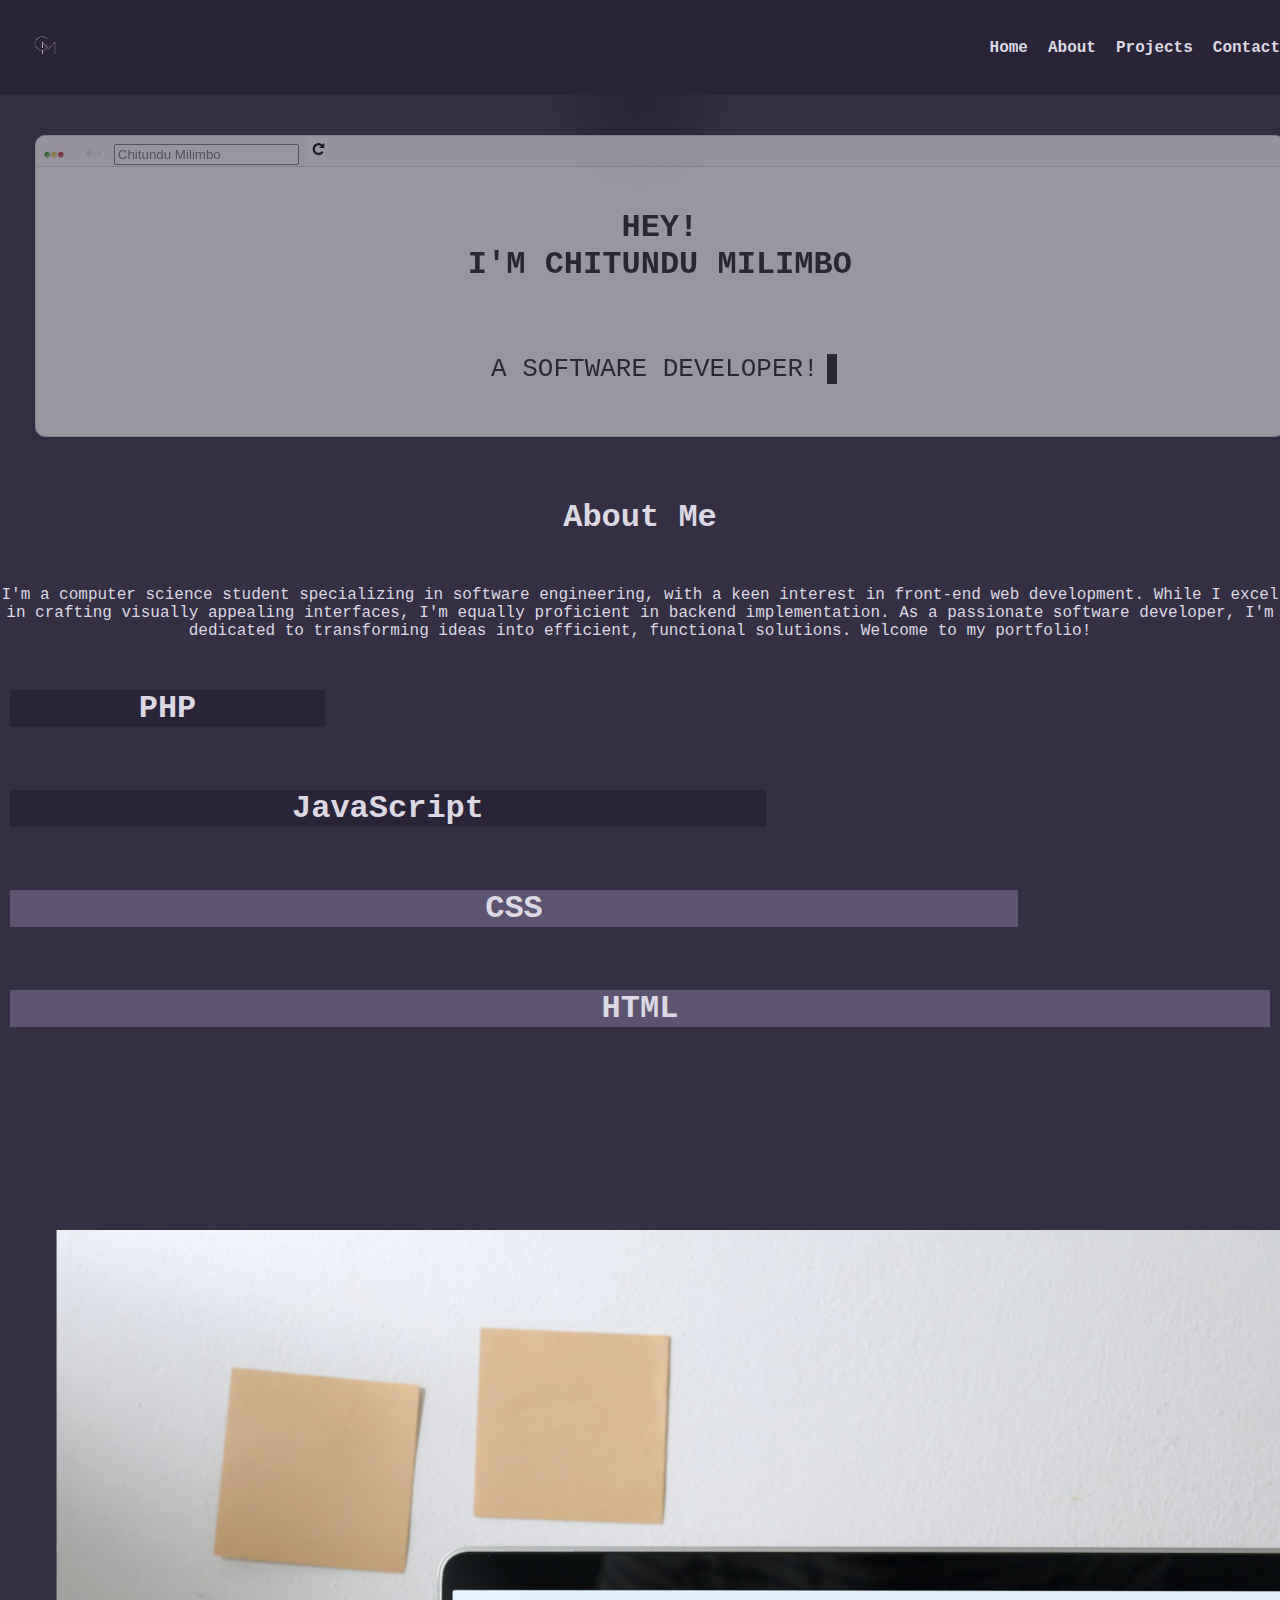
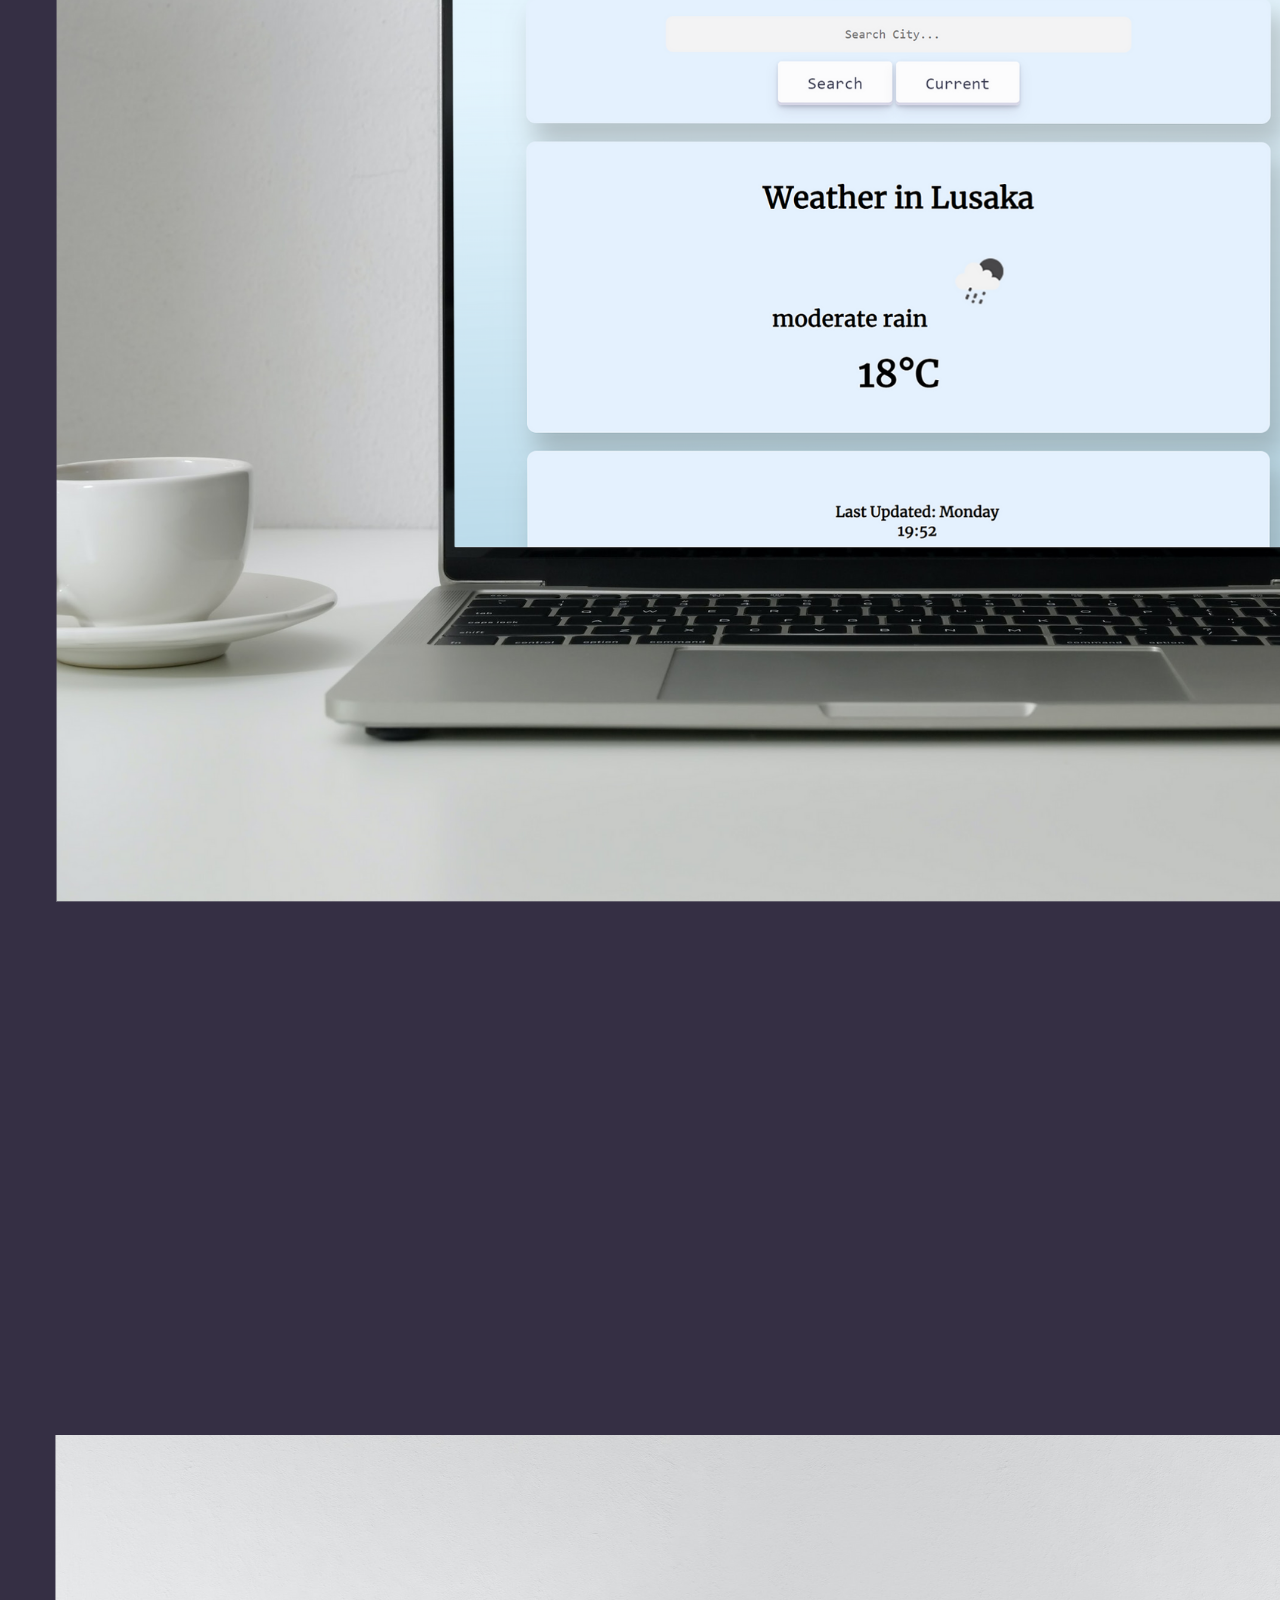
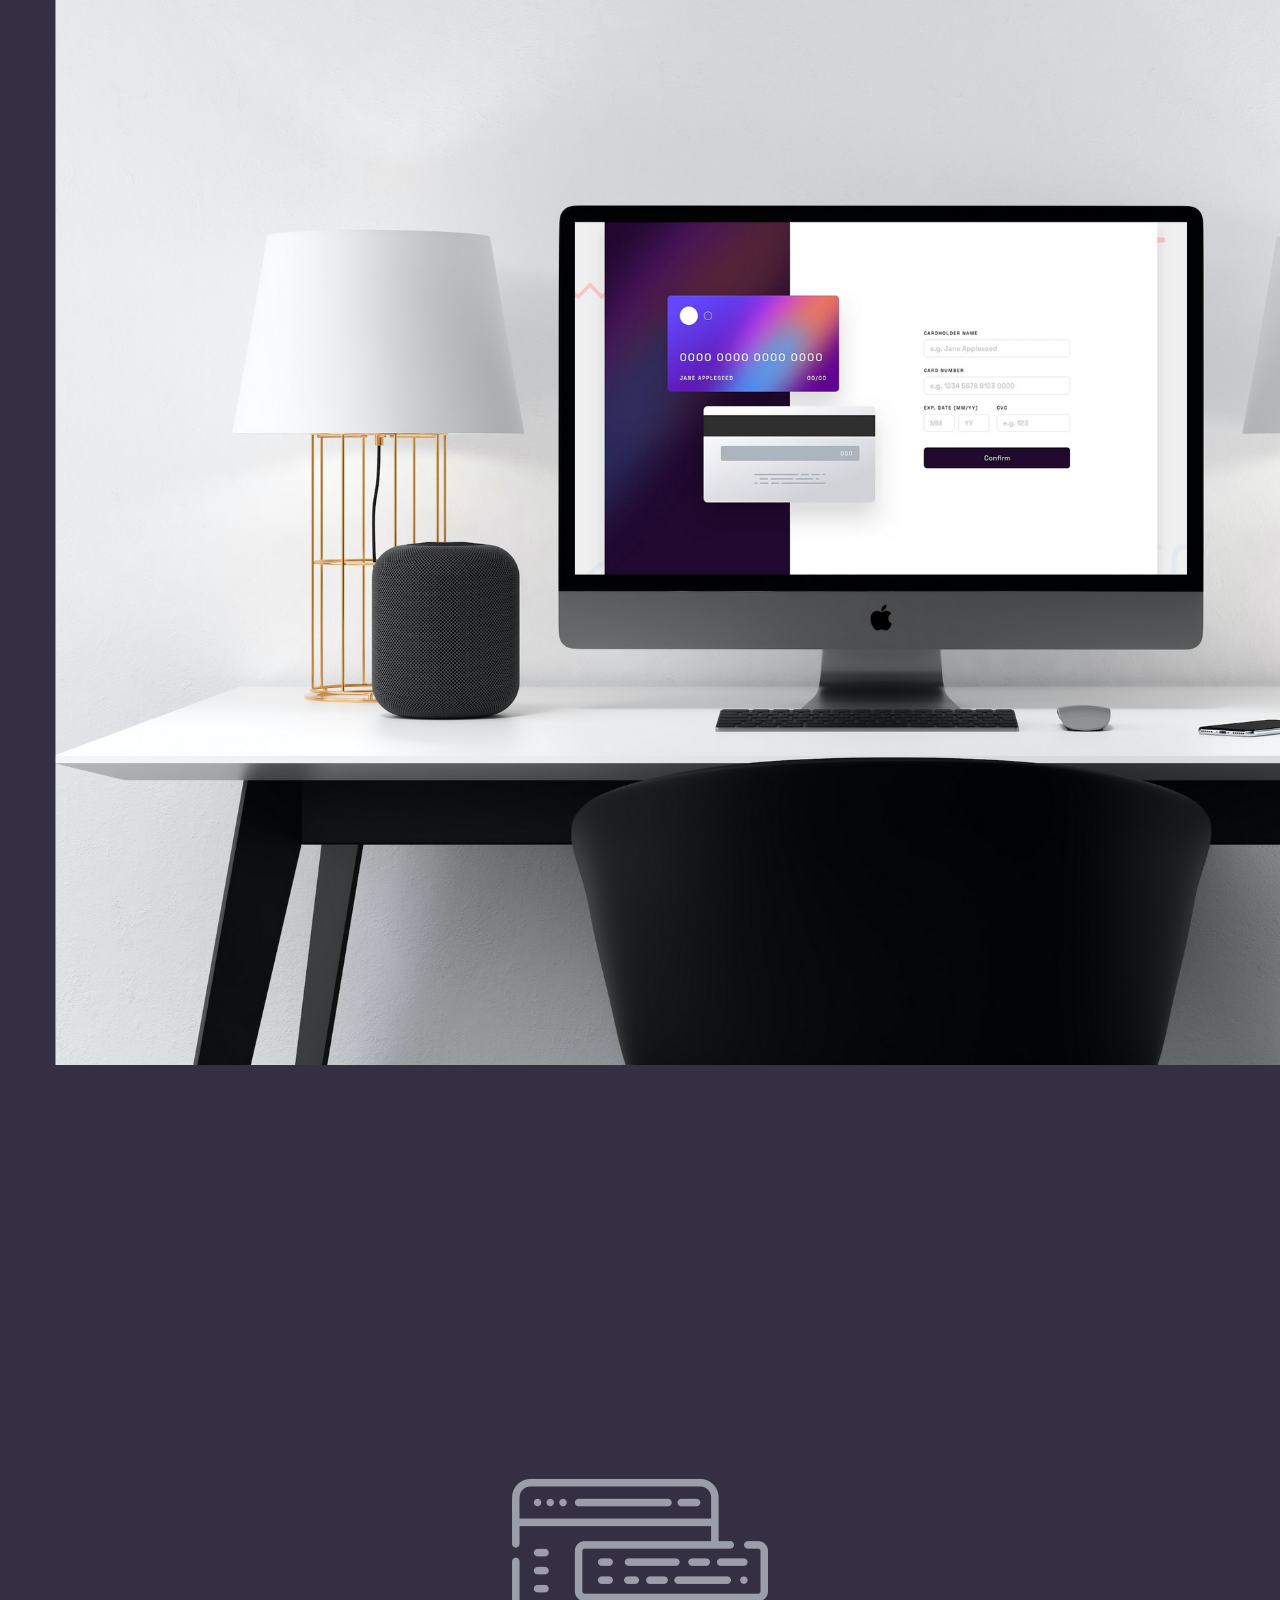
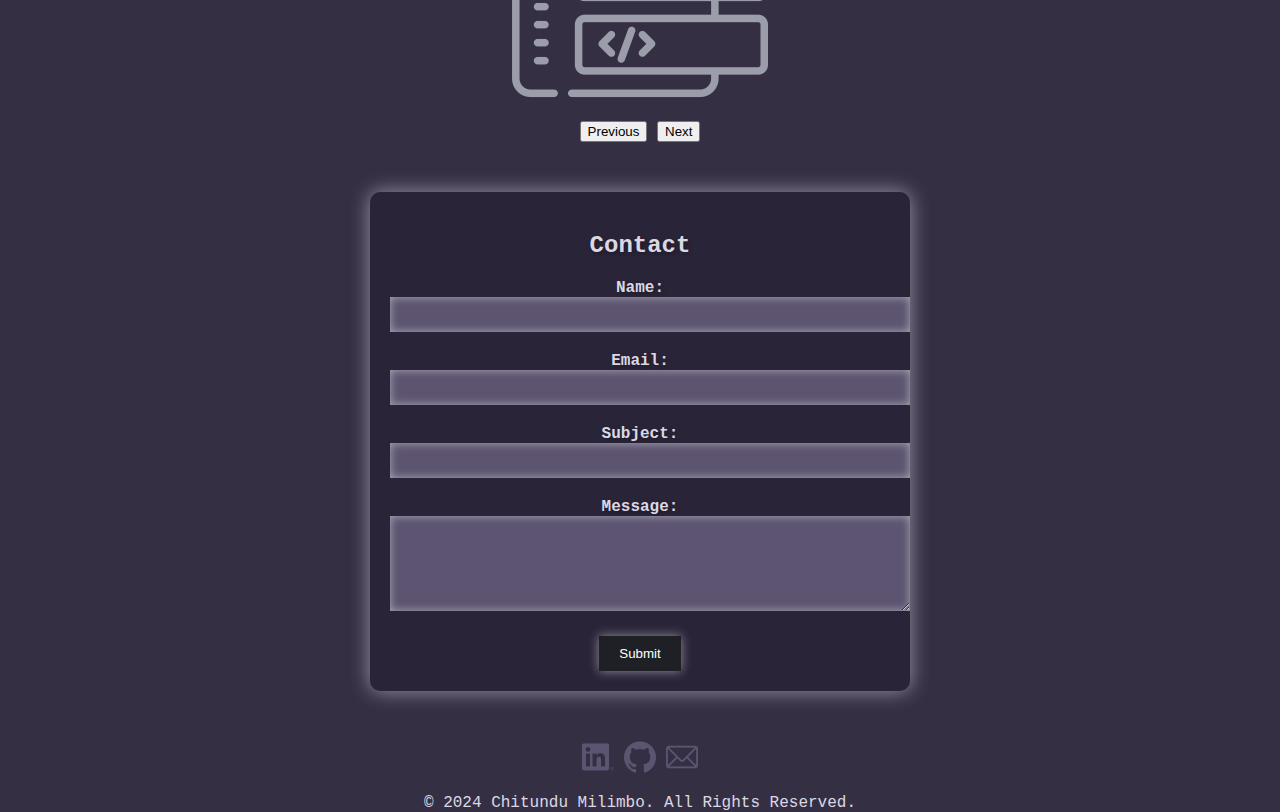
<file: index.html>
<!DOCTYPE html>
<html lang="en">
<head>
  <meta charset="UTF-8">
  <meta name="viewport" content="width=device-width, initial-scale=1.0">
  <meta name="description" content="Chitundu Milimbo - Software Developer. Explore my portfolio and learn about my skills in web development.">
  <meta name="keywords" content="Chitundu Milimbo, Software Developer, Web Developer, Portfolio, JavaScript, HTML, CSS">
  <meta name="author" content="Chitundu Milimbo">
  <meta name="robots" content="index, follow">
  <link rel="icon" href="./src/images/5.png" type="image/png" sizes="32*32">
  <script src="./src/app.js"></script>
  <link href="https://cdn.jsdelivr.net/npm/bootstrap@5.3.2/dist/css/bootstrap.min.css" rel="stylesheet" integrity="sha384-T3c6CoIi6uLrA9TneNEoa7RxnatzjcDSCmG1MXxSR1GAsXEV/Dwwykc2MPK8M2HN" crossorigin="anonymous">
  <script src="https://cdn.jsdelivr.net/npm/bootstrap@5.3.2/dist/js/bootstrap.bundle.min.js" integrity="sha384-C6RzsynM9kWDrMNeT87bh95OGNyZPhcTNXj1NW7RuBCsyN/o0jlpcV8Qyq46cDfL" crossorigin="anonymous"></script>
  <link rel="stylesheet" href="./src/style.css">

  <title>Chitundu Milimbo's Portfolio</title>
</head>
<body>
    <!-- <div class="container"> -->
      <nav class="navbar">
        <div class="logo"><img src="./src/images/5.png" alt="Chitundu Milimbo" width="50px"></div>
        <ul class="nav-links">
          <li><a href="./index.html">Home</a></li>
          <li><a href="#about-section">About</a></li>
          <li><a href="./work.html">Projects</a></li>
          <li><a href="#contact-form">Contact</a></li>
        </ul>
        <div class="hamburger">&#9776;</div>
      </nav>
    <header>
    <div class="chrome-card">
      <div class="chrome-header">
          <span><img src="./src/images/download.jpg" alt="buttons" width="20px"> <img src="./src/images/thumbnail.png" alt="back-forward" width="40px"><input type="search" name="searchbar" id="searchbar" placeholder="Chitundu Milimbo"> <img src="./src/images/download.png" alt="reload" width="20px"></span>
          <div class="chrome-buttons">
              <!-- <div></div>
              <div></div>
              <div></div> -->
          </div>
      </div>
      <div class="main-content">
        <div class="name"><h1>HEY! <br> I'M CHITUNDU MILIMBO</h1></div>
        <div class="wrapper">
          <div class="typing-demo">A SOFTWARE DEVELOPER!</div>
        </div>
      </div>
  </div>
    </header>
    <section class="about-me"  id="about-section">
      <div><h1>About Me</h1></div>
      <div class="row justify-content-evenly">
        <div class="col-md-6 aboutgraph">
          I'm a computer science student specializing in software engineering, with a keen interest in front-end web development. While I excel in crafting visually appealing interfaces, I'm equally proficient in backend implementation. As a passionate software developer, I'm dedicated to transforming ideas into efficient, functional solutions. Welcome to my portfolio!
        </div>
        <div class="col-md-6">
          <div class="progress" role="progressbar" aria-label="Success example" aria-valuenow="25" aria-valuemin="0" aria-valuemax="100" style="height: 50px">
            <div class="progress-bar bg-success" style="width: 25%"><h1>PHP</h1></div>
          </div>
          <div class="progress" role="progressbar" aria-label="Info example" aria-valuenow="50" aria-valuemin="0" aria-valuemax="100" style="height: 50px">
            <div class="progress-bar bg-info" style="width: 60%"><h1>JavaScript</h1></div>
          </div>
          <div class="progress" role="progressbar" aria-label="Warning example" aria-valuenow="75" aria-valuemin="0" aria-valuemax="100" style="height: 50px">
            <div class="progress-bar bg-warning" style="width: 80%"><h1>CSS</h1></div>
          </div>
          <div class="progress" role="progressbar" aria-label="Danger example" aria-valuenow="100" aria-valuemin="0" aria-valuemax="100" style="height: 50px">
            <div class="progress-bar bg-danger" style="width: 100%"><H1>HTML</H1></div>
          </div>
        </div>
      </div>
    </section>
    <section class="projects" id="projects">
      <div id="carouselExampleRide" class="carousel slide" data-bs-ride="true">
        <div class="carousel-inner">
          <div class="carousel-item active" data-bs-interval="100000">
            <img src="./src/images/Untitled design.png" class="d-block w-100" alt="...">
          </div>
          <div class="carousel-item" data-bs-interval="100000">
            <img src="./src/images/Interactive card.png" class="d-block w-100" alt="...">
          </div>
          <div class="carousel-item">
            <img src="./src/images/coding.png" class="d-block w-50" alt="...">
          </div>
        </div>
        <button class="carousel-control-prev" type="button" data-bs-target="#carouselExampleRide" data-bs-slide="prev">
          <span class="carousel-control-prev-icon" aria-hidden="true"></span>
          <span class="visually-hidden">Previous</span>
        </button>
        <button class="carousel-control-next" type="button" data-bs-target="#carouselExampleRide" data-bs-slide="next">
          <span class="carousel-control-next-icon" aria-hidden="true"></span>
          <span class="visually-hidden">Next</span>
        </button>
      </div>
    </section>
    <footer>
        <div id="contact-form" class="container contact-form">
          <h2 style="color: #dbd8e3; text-shadow: 2px 2px 4px rgba(0, 0, 0, 0.3);">Contact</h2>
          <form action="mail.php" method="post">
            <div class="form-group">
              <label for="name">Name:</label>
              <input class="inputs" type="text" id="name" name="name" required>
            </div>
        
            <div class="form-group">
              <label for="email">Email:</label>
              <input class="inputs" type="email" id="email" name="email" required>
            </div>
        
            <div class="form-group">
              <label for="subject">Subject:</label>
              <input class="inputs" type="text" id="subject" name="subject" required>
            </div>
        
            <div class="form-group">
              <label for="message">Message:</label>
              <textarea class="inputs" id="message" name="message" rows="5" required></textarea>
            </div>
        
            <button class="form-button" type="submit">Submit</button>
          </form>

        </div>
        <div class="social-links">
          <a href="https://www.linkedin.com/in/chitundu-milimbo-1b6445255/" target="_blank" rel="noopener noreferrer">
              <img class="linkedin" src="./src/images/linkedin (1).png" alt="LinkedIn"></a>
          <a href="https://github.com/Chitundu15" target="_blank" rel="noopener noreferrer">
              <img class="github" src="src/images/github (1).png" alt="GitHub"></a>
              <a href="mailto:milimbochitundu15@gmail.com"><img class="github" src="src/images/email.png" alt=""></a>
      </div>
  </div>
      <p>&copy; 2024 Chitundu Milimbo. All Rights Reserved.</p>
    </footer>
</body>
</html>
</file>
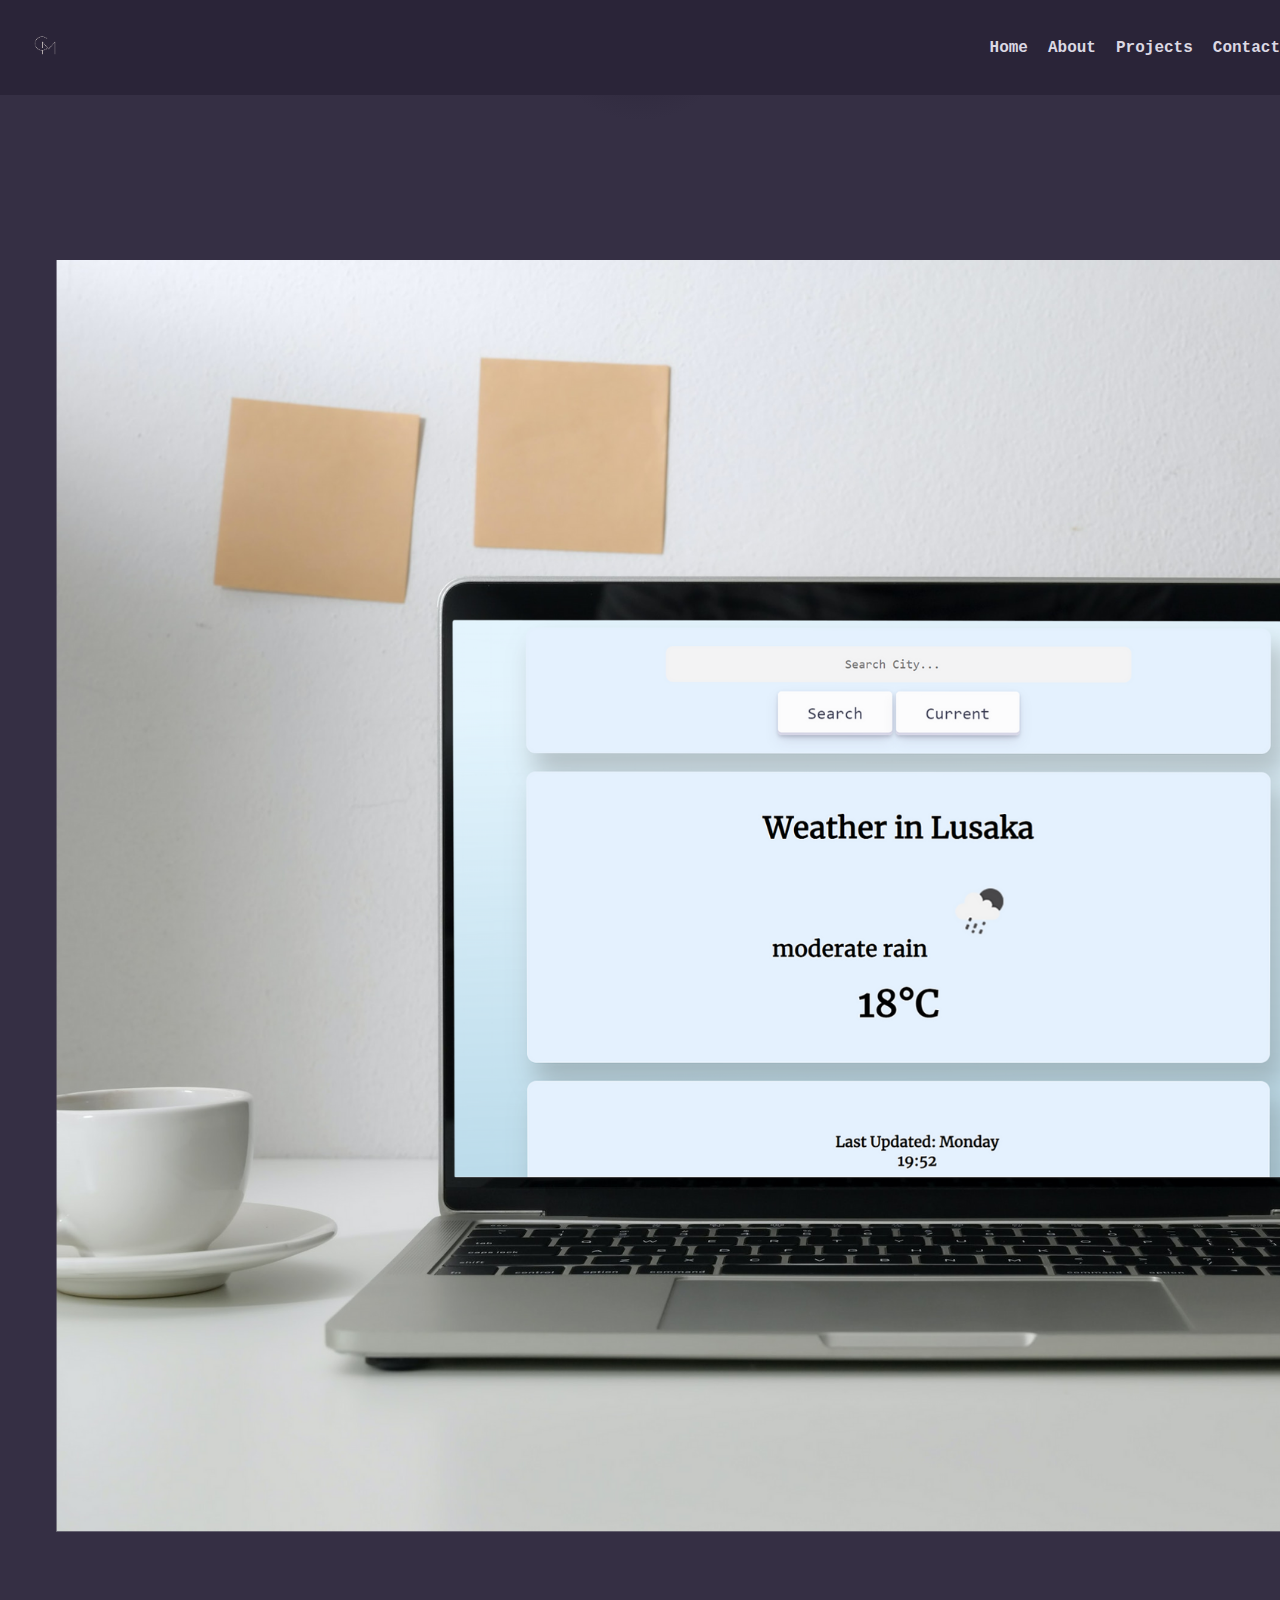
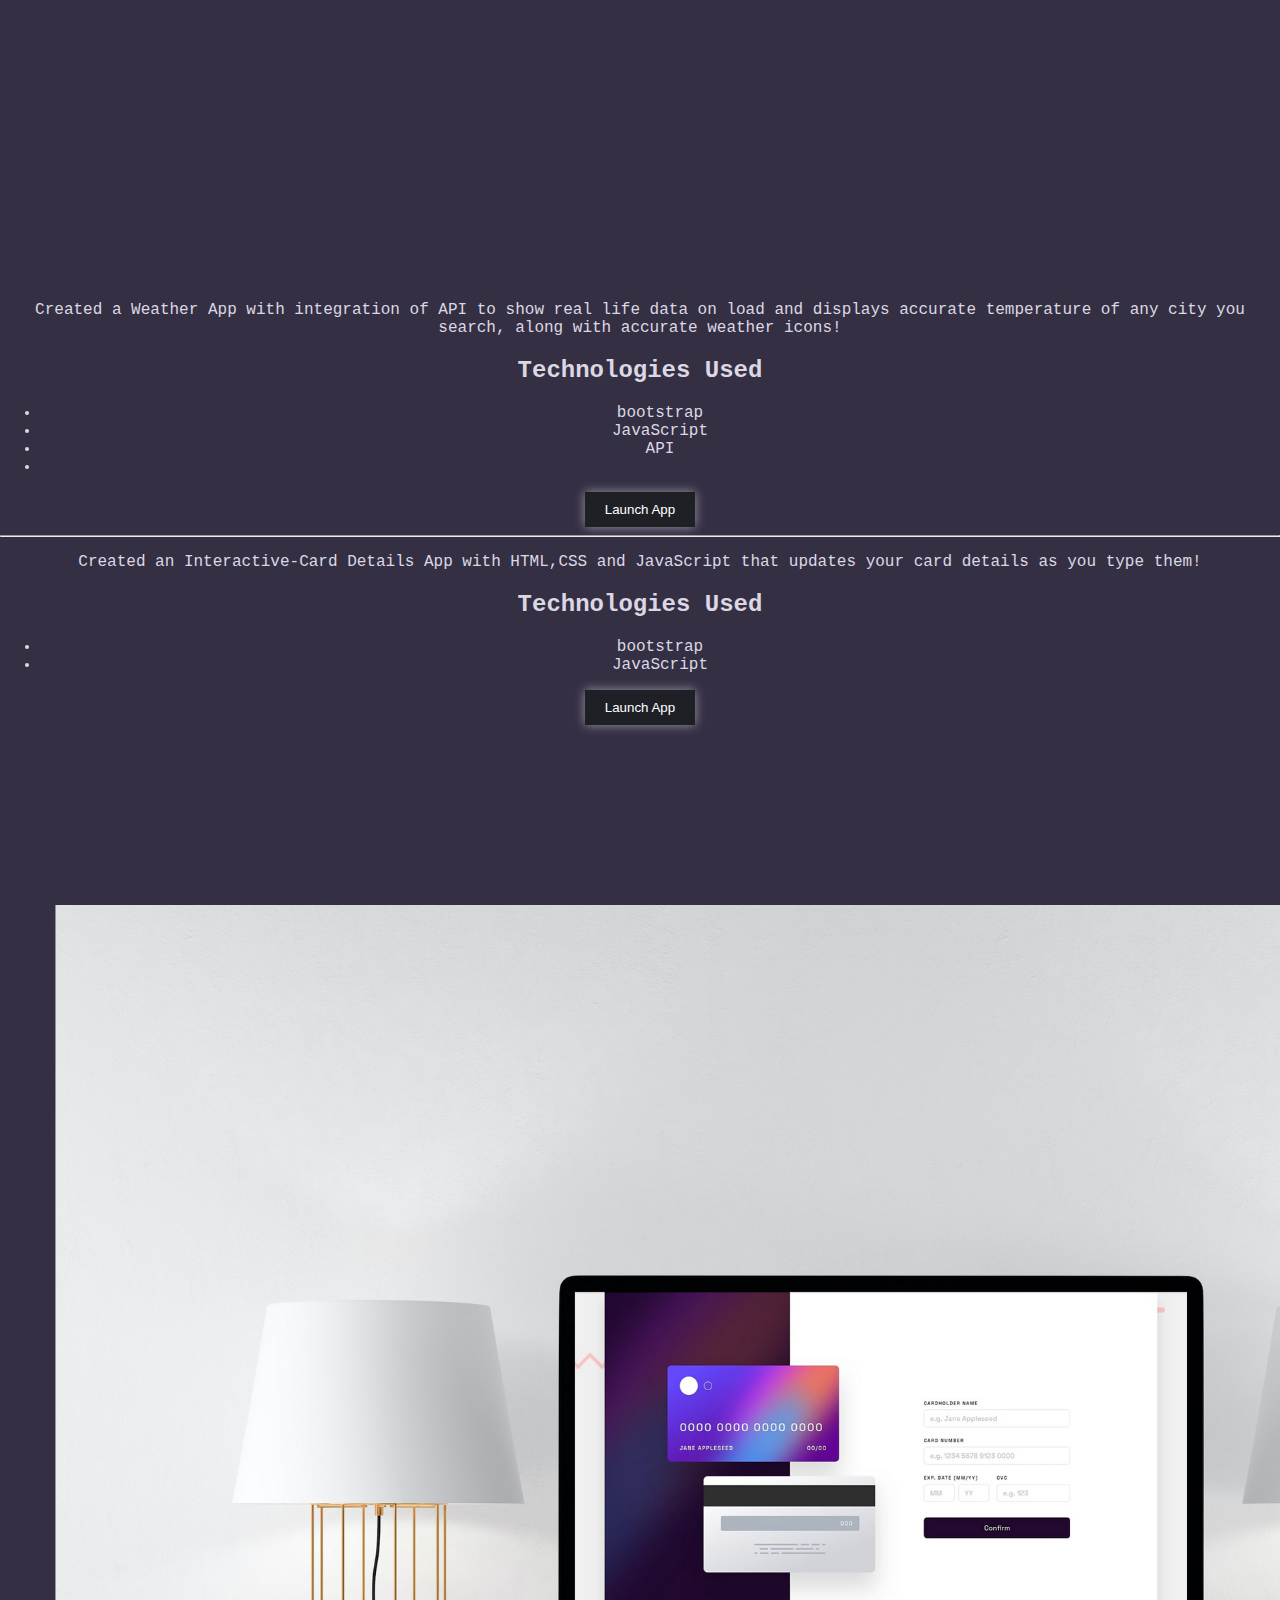
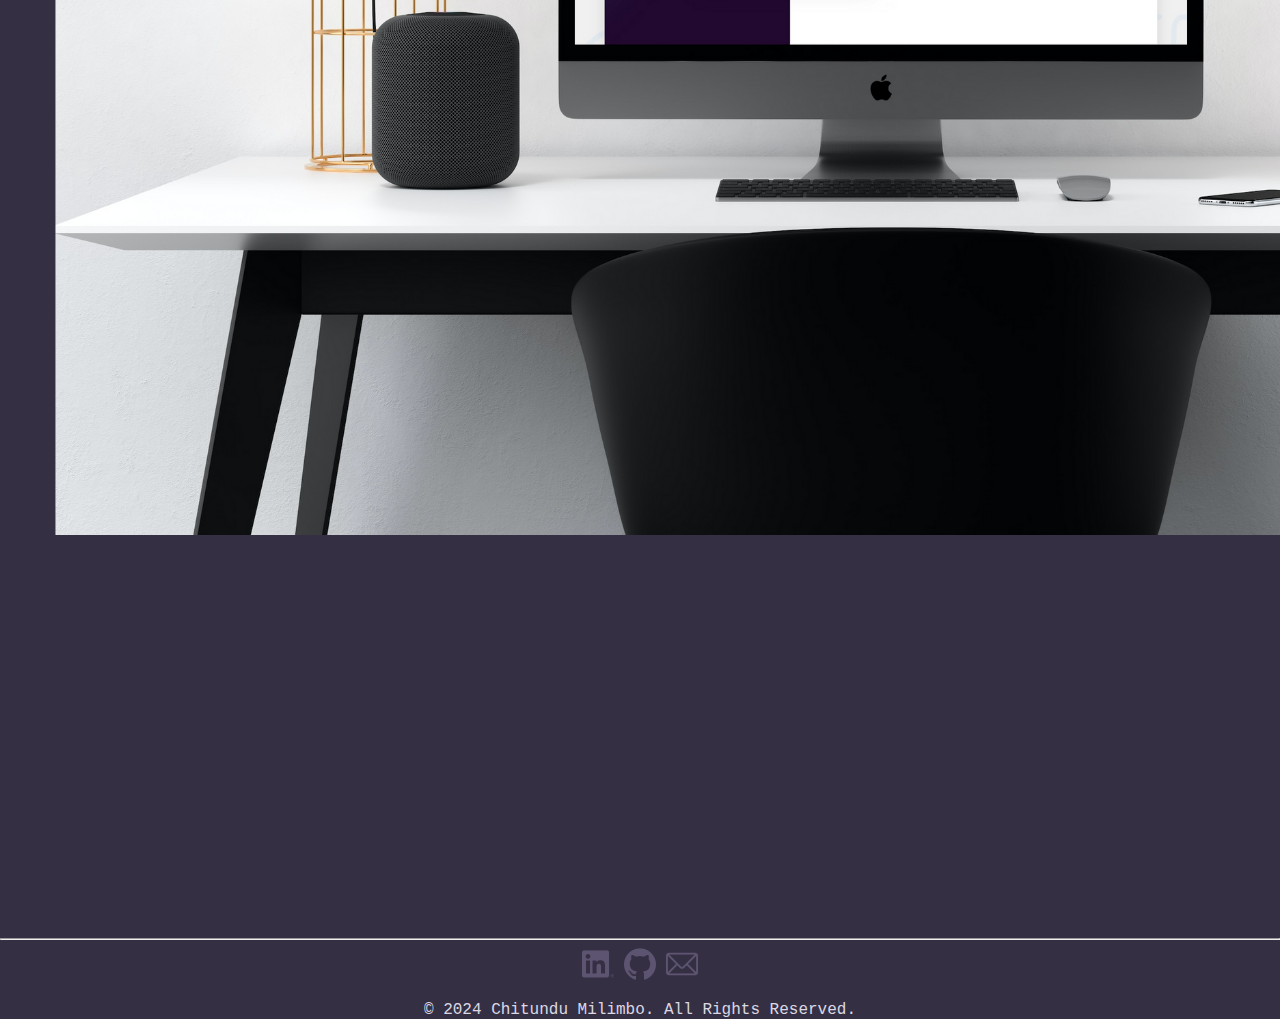
<file: work.html>
<!DOCTYPE html>
<html lang="en">
<head>
  <meta charset="UTF-8">
  <meta name="viewport" content="width=device-width, initial-scale=1.0">
  <meta name="description" content="Chitundu Milimbo - Software Developer. Explore my portfolio and learn about my skills in web development.">
  <meta name="keywords" content="Chitundu Milimbo, Software Developer, Web Developer, Portfolio, JavaScript, HTML, CSS">
  <meta name="author" content="Chitundu Milimbo">
  <meta name="robots" content="index, follow">
  <link rel="icon" href="./src/images/5.png" type="image/png" sizes="32*32">
  <script src="./src/app.js"></script>
  <link href="https://cdn.jsdelivr.net/npm/bootstrap@5.3.2/dist/css/bootstrap.min.css" rel="stylesheet" integrity="sha384-T3c6CoIi6uLrA9TneNEoa7RxnatzjcDSCmG1MXxSR1GAsXEV/Dwwykc2MPK8M2HN" crossorigin="anonymous">
  <script src="https://cdn.jsdelivr.net/npm/bootstrap@5.3.2/dist/js/bootstrap.bundle.min.js" integrity="sha384-C6RzsynM9kWDrMNeT87bh95OGNyZPhcTNXj1NW7RuBCsyN/o0jlpcV8Qyq46cDfL" crossorigin="anonymous"></script>
  <link rel="stylesheet" href="./src/style.css">

  <title>Chitundu Milimbo's Portfolio</title>
</head>
<body>
    <!-- <div class="container"> -->
      <nav class="navbar">
        <div class="logo"><img src="./src/images/5.png" alt="Chitundu Milimbo" width="50px"></div>
        <ul class="nav-links">
          <li><a href="./index.html">Home</a></li>
          <li><a href="index.html#about-section">About</a></li>
          <li><a href="./work.html">Projects</a></li>
          <li><a href="./index.html#contact-form">Contact</a></li>
        </ul>
        <div class="hamburger">&#9776;</div>
      </nav>
    <div class="container mt-5">
      <!-- <div>
        <h1>TECHNOLOGIES I USED</h1>
        <div class="technology-icons row mt-5 d-flex">
          <div class="col-2">
            <img src="/src/images/bootstrap.png" title="Bootsrap" class="bootstrap-icon" alt="Bootsrap">
          </div>
          <div class="col-2"><img src="/src/images/html-5.png" title="HTML" class="html-icon" alt="HTML"></div>
          <div class="col-2"><img src="/src/images/css-3.png" title="CSS" class="css-icon" alt="CSS"></div>
          <div class="col-2"><img src="/src/images/Js.png" title="JavaScript" class="js-icon" alt="JavaScript"></div>
          <div class="col-2"><img src="/src/images/github.png" title="Github" class="git-icon" alt="Github"></div>
          <div class="col-2"><img src="/src/images/visual-studio.png" title="Visual Studio Code" class="vs-icon" alt="VS Code"></div>
        </div>
      </div> -->
      <!-- <hr /> -->
      <h1 class="mt-5">MY PROJECTS</h1>
      <div class="row projects-row">
        <div class="col-md-6">  <img src="/src/images/Untitled design.png" class="img-fluid rounded" alt="weather app"></div>
        <div class="col-md-6">
          <p class="pt-5 mt-5">Created a Weather App with integration of API to show real life data on load and displays accurate temperature of any city you search, along with accurate weather icons!
            <br>
            <h2>Technologies Used</h2>
            <ul>
              <li>bootstrap</li>
              <li>JavaScript</li>
              <li>API</li>
              <li></li>
            </ul>
          </p>
          <a href="https://creative-tapioca-b3835e.netlify.app" target="_blank" class="launch-link"><button class="form-button">Launch App</button></a>
        </div>
      </div>
      <hr />
      <div class="row projects-row">
        <div class="col-md-6 p-5">
          <p class=" pt-5">
            Created an Interactive-Card Details App with HTML,CSS and JavaScript that updates your card details as you type them!
            <br>
            <h2>Technologies Used</h2>
            <ul>
              <li>bootstrap</li>
              <li>JavaScript</li>
            </ul>
          </p>
          <a 
          href="https://luxury-strudel-b2dfec.netlify.app/" target="_blank" class="launch-link"><button class="form-button">Launch App</button></a>
        </div>
        
        <div class="col-md-6">
          <img src="/src/images/Interactive card.png" class="img-fluid rounded" alt="Interactive card">
      </div>
    </div>
    </div>
    <hr />
    <footer class="mt-5">
      <div class="social-links">
        <a href="https://www.linkedin.com/in/chitundu-milimbo-1b6445255/" target="_blank" rel="noopener noreferrer">
            <img class="linkedin" src="./src/images/linkedin (1).png" alt="LinkedIn"></a>
        <a href="https://github.com/Chitundu15" target="_blank" rel="noopener noreferrer">
            <img class="github" src="src/images/github (1).png" alt="GitHub"></a>
            <a href="mailto:milimbochitundu15@gmail.com"><img class="github" src="src/images/email.png" alt=""></a>
    </div>
</div>
    <p>&copy; 2024 Chitundu Milimbo. All Rights Reserved.</p>
  </footer>
</body>
</html>
</file>
<file: src/style.css>
/*Bootstrap colour overrides*/
:root {
    --primary-color: #2a2438;
    --success-color: #dbd8e3;
    --danger-color: #5c5470;
  }
  .linkedin:hover {
    width: 40px;
  }
  .github:hover {
    width: 40px;
  }
  .bg-success {
    background-color: var(--primary-color) !important;
  }
  
  .bg-info {
    background-color: var(--primary-color) !important;
  }
  
  .bg-warning {
    background-color: var(--danger-color) !important;
  }
  .bg-danger{
    background-color: var(--danger-color) !important;
  }
.progress{
    margin: 10px;
    margin-top: 50px;
}
.aboutgraph{
    margin-top: 50px;

}
body {
    /* display: flex; */
    justify-content: center;
    align-items: center;
    height: 100vh;
    margin: 0;
    background-color: #f0f0f0;
}

.chrome-card {
    width: 99%;
    height: 300px;
    border: 1px solid #d3d3d3;
    border-radius: 10px;
    overflow: hidden;
    box-shadow: 0 0 10px rgba(0, 0, 0, 0.2);
    /* position: static; */
    opacity: 50%;
    margin: 2%;
    display: inline-block;
    background-color: white;

    
}
.main-content{
    color: #1e2025;
}

.chrome-header {
    background-color: #f8f8f8;
    height: 30px;
    display: flex;
    align-items: center;
    justify-content: space-between;
    padding: 0 8px;
    border-bottom: 1px solid #d3d3d3;
}

.chrome-buttons {
    display: flex;
    gap: 5px;
}

.chrome-content {
    padding: 10px;
    height: calc(100% - 30px);
    overflow: auto;
}


header{
    padding: 10px;
    margin-top: 100px;
}




body {
    position: relative;
    background: #352f44 !important;
    /* font-size: 1.2rem; */
    color: #dbd8e3 !important;
    /* overflow: hidden; */
    text-align: center !important;
    font-family: 'Courier New', monospace;

    /* margin: 2em auto; */
    /* border: 6px solid rgba(190, 32, 32, 0.45); */
    /* border-radius: 50px; */
    /* padding: 1em 3em; */
}

body:before {
    --size: 0;
    content: '';
    position: absolute;
    left: var(--x);
    top: var(--y);
    width: var(--size);
    height: var(--size);
    background: radial-gradient(circle closest-side, #2a2438, transparent);
    transform: translate(-50%, -50%);
    transition: width 0s, height 0s, left 0s, top 0s;
    pointer-events: none;
}

body:hover:before {
    --size: 200px;
}
.navbar {
    background-color: #2a2438;
    padding: 20px;
    display: flex;
    justify-content: space-between;
    align-items: center;
    position: fixed;
    width: 100%;
    top: 0;
    z-index: 1000;
  }
  
  .logo {
    color: #fff;
  }
  
  .nav-links {
    list-style: none;
    margin: 0;
    padding: 0;
    display: flex;
  }
  
  .nav-links li {
    margin-right: 20px;
  }
  
  .nav-links a {
    text-decoration: none;
    color: #dbd8e3;
    font-weight: bold;
  }
  
  .hamburger {
    display: none;
    color: #dbd8e3;
    font-size: 24px;
    cursor: pointer;
    transition: transform 0.3s ease;
  }
  .hamburger.is-active {
    transform: rotate(90deg);
  }
  
  /* Media query for responsiveness */
  @media only screen and (max-width: 768px) {
    .nav-links {
      display: none;
      flex-direction: column;
      position: absolute;
      top: 60px;
      left: 0;
      width: 100%;
      background-color: #2a2438;
      text-align: center;
      

    }
  
    .nav-links.active {
      display: flex;
     
    }
  
    .nav-links li {
      margin: 10px 0;
    }
  
    .hamburger {
      display: block;
    }
  }

  .name{
    /* margin-top: 100px; */
    padding: 20px;
}

  .wrapper {
    height: 10vh;
    /*This part is important for centering*/
    display: grid;
    place-items: center;
  }
  
  .typing-demo {
    width: 22ch;
    animation: typing 2s steps(22), blink .5s step-end infinite alternate;
    white-space: nowrap;
    overflow: hidden;
    border-right: 3px solid;
    border-width: 10px;
    font-family: monospace;
    font-size: 2em;
  }
  
  @keyframes typing {
    from {
      width: 0
    }
  }
      
  @keyframes blink {
    50% {
      border-color: transparent
    }
  }
  .contact-form {
    max-width: 500px;
    margin: 50px auto;
    background-color: #2a2438;
    padding: 20px;
    border-radius: 10px;
    box-shadow: 0 0 20px rgba(255, 255, 255, 0.5);
  }

  .form-group {
    margin-bottom: 20px;
  }

  label {
    font-weight: bold;
    color: #dbd8e3;
    text-shadow: 2px 2px 4px rgba(0, 0, 0, 0.3);
  }

  .inputs {
    background-color: #5c5470;
    border: none;
    padding: 10px;
    width: 100%;
    color: #dbd8e3;
    box-shadow: inset 0 0 10px rgba(255, 255, 255, 0.5);
  }

  .form-button {
    background-color: #1e2025;
    color: #fff;
    border: none;
    padding: 10px 20px;
    cursor: pointer;
    box-shadow: 0 0 10px rgba(255, 255, 255, 0.5);
  }

  .form-button:hover {
    background-color: #2a2438;
  }
</file>
